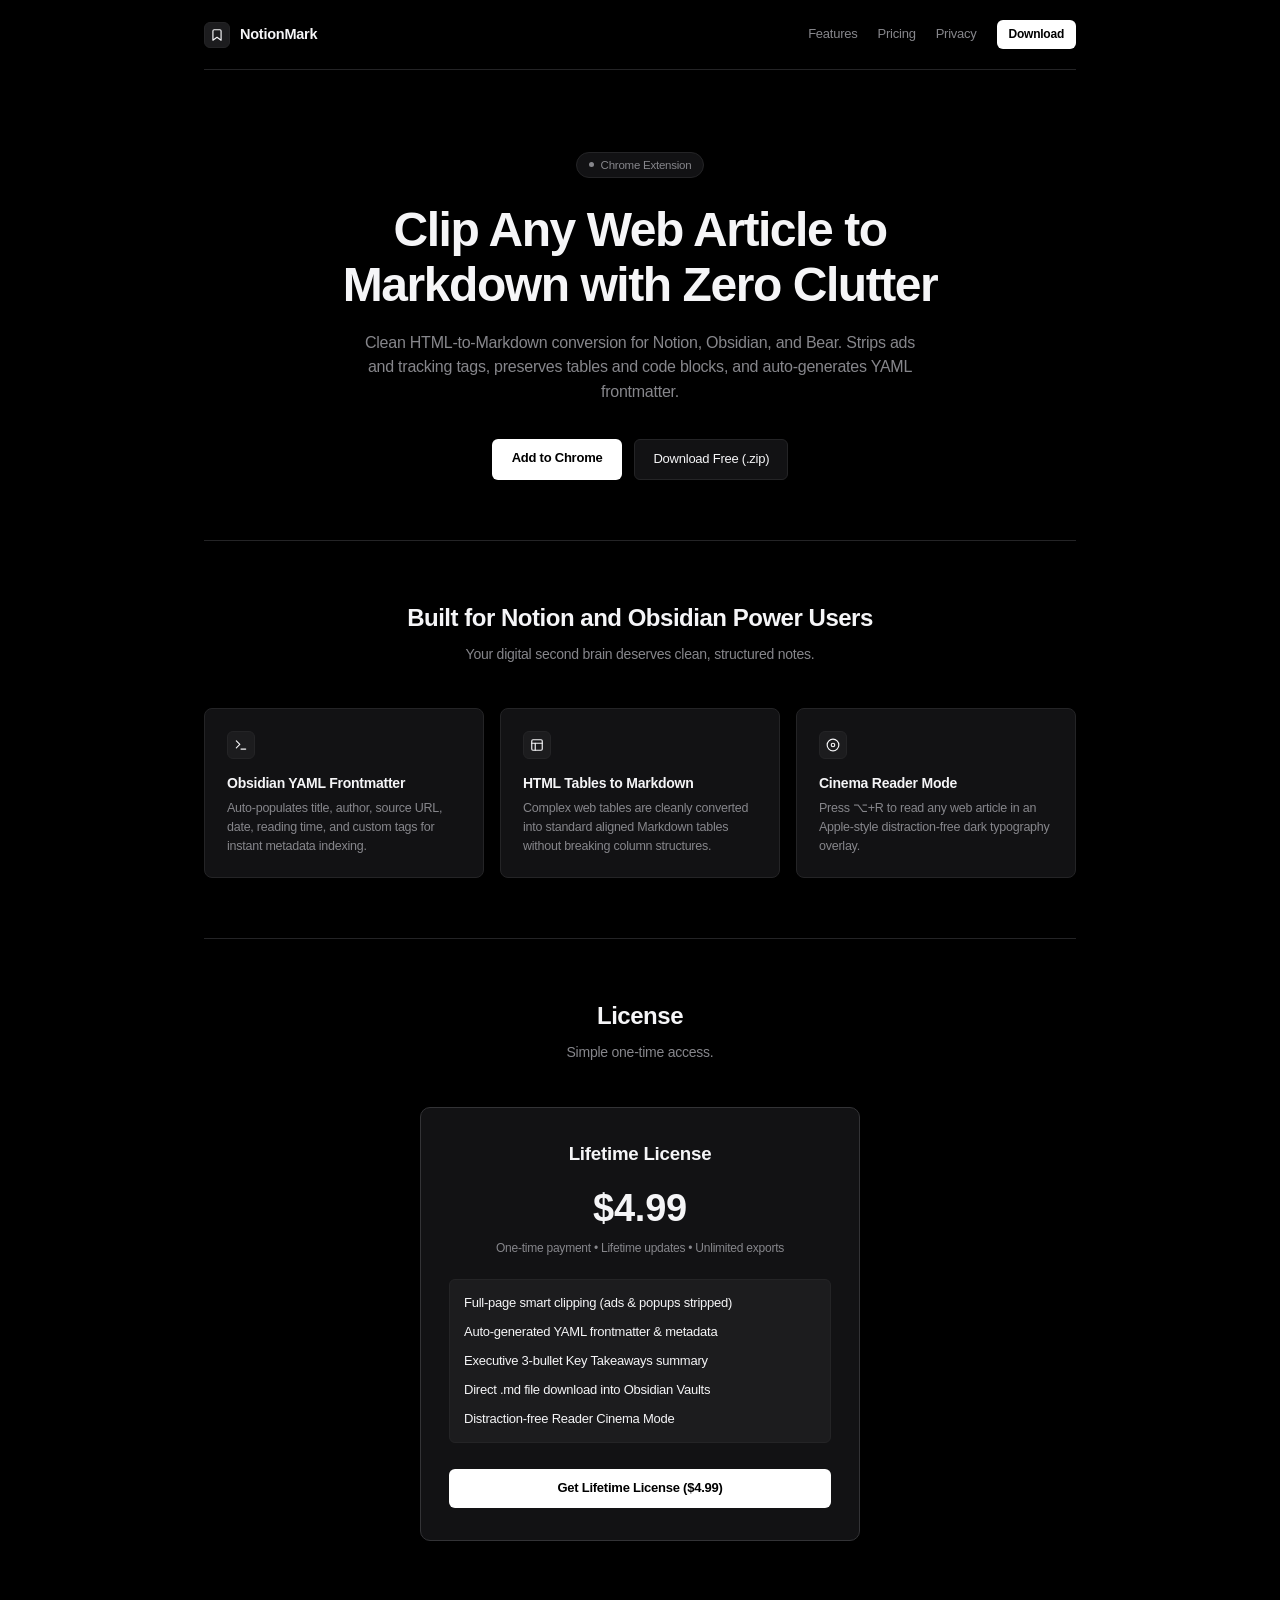
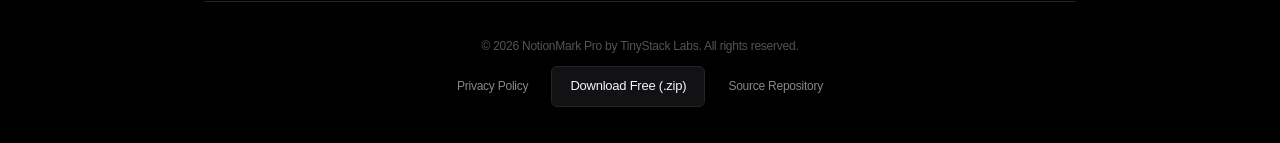
<file: index.html>
<!DOCTYPE html>
<html lang="en">
<head>
  <meta charset="UTF-8">
  <meta name="viewport" content="width=device-width, initial-scale=1.0">
  <title>NotionMark Pro — Smart Markdown Clipper for Notion & Obsidian</title>
  <meta name="description" content="Clip clean web articles, documentation, and tables to Markdown with YAML frontmatter and key takeaways. 100% private, on-device, and fast.">
  <link rel="icon" type="image/png" href="icons/icon48.png">
  <style>
    :root {
      --bg: #000000;
      --surface: #121214;
      --surface-elevated: #1c1c1e;
      --border: #242426;
      --border-medium: #333336;
      --text: #f5f5f7;
      --text-muted: #86868b;
      --text-dim: #545458;
    }
    * { box-sizing: border-box; margin: 0; padding: 0; -webkit-font-smoothing: antialiased; }
    body {
      background-color: var(--bg);
      color: var(--text);
      font-family: -apple-system, BlinkMacSystemFont, "SF Pro Text", "SF Pro Display", "Helvetica Neue", sans-serif;
      line-height: 1.45;
      letter-spacing: -0.015em;
    }
    .container {
      max-width: 920px;
      margin: 0 auto;
      padding: 0 24px;
    }

    header {
      padding: 20px 0;
      border-bottom: 1px solid var(--border);
    }
    nav {
      display: flex;
      justify-content: space-between;
      align-items: center;
    }
    .brand {
      display: flex;
      align-items: center;
      gap: 10px;
      text-decoration: none;
      color: var(--text);
      font-weight: 600;
      font-size: 14.5px;
    }
    .brand-mark {
      width: 26px;
      height: 26px;
      background: var(--surface-elevated);
      border: 1px solid var(--border);
      border-radius: 6px;
      display: flex;
      align-items: center;
      justify-content: center;
      color: var(--text);
    }
    .nav-links {
      display: flex;
      align-items: center;
      gap: 20px;
    }
    .nav-link {
      color: var(--text-muted);
      text-decoration: none;
      font-size: 13px;
      transition: color 0.15s ease;
    }
    .nav-link:hover { color: var(--text); }
    .btn-nav {
      background: #ffffff;
      color: #000000;
      font-weight: 600;
      font-size: 12px;
      padding: 6px 12px;
      border-radius: 6px;
      text-decoration: none;
    }

    .hero {
      padding: 80px 0 60px 0;
      text-align: center;
    }
    .pill {
      display: inline-flex;
      align-items: center;
      gap: 7px;
      background: var(--surface);
      border: 1px solid var(--border);
      color: var(--text-muted);
      font-size: 11.5px;
      font-weight: 500;
      padding: 4px 12px;
      border-radius: 980px;
      margin-bottom: 24px;
    }
    .pill-dot { width: 5px; height: 5px; background: var(--text-muted); border-radius: 50%; }
    .hero h1 {
      font-size: clamp(32px, 5vw, 48px);
      font-weight: 700;
      letter-spacing: -0.03em;
      line-height: 1.15;
      margin-bottom: 18px;
      max-width: 720px;
      margin-left: auto;
      margin-right: auto;
    }
    .hero p {
      font-size: 16px;
      color: var(--text-muted);
      max-width: 580px;
      margin: 0 auto 34px auto;
      line-height: 1.55;
    }
    .hero-actions {
      display: flex;
      justify-content: center;
      gap: 12px;
    }
    .btn-primary {
      background: #ffffff;
      color: #000000;
      padding: 10px 20px;
      border-radius: 6px;
      font-size: 13px;
      font-weight: 600;
      text-decoration: none;
    }
    .btn-secondary {
      background: var(--surface);
      color: var(--text);
      border: 1px solid var(--border);
      padding: 10px 18px;
      border-radius: 6px;
      font-size: 13px;
      font-weight: 500;
      text-decoration: none;
    }

    .features {
      padding: 60px 0;
      border-top: 1px solid var(--border);
    }
    .section-head {
      text-align: center;
      margin-bottom: 44px;
    }
    .section-head h2 {
      font-size: 24px;
      font-weight: 600;
      letter-spacing: -0.02em;
      margin-bottom: 8px;
    }
    .section-head p {
      color: var(--text-muted);
      font-size: 14px;
    }
    .grid {
      display: grid;
      grid-template-columns: repeat(auto-fit, minmax(260px, 1fr));
      gap: 16px;
    }
    .card {
      background: var(--surface);
      border: 1px solid var(--border);
      border-radius: 8px;
      padding: 22px;
    }
    .card-icon-box {
      width: 28px;
      height: 28px;
      background: var(--surface-elevated);
      border: 1px solid var(--border);
      border-radius: 6px;
      display: flex;
      align-items: center;
      justify-content: center;
      margin-bottom: 14px;
      color: var(--text);
    }
    .card h3 {
      font-size: 14px;
      font-weight: 600;
      margin-bottom: 6px;
    }
    .card p {
      font-size: 12.5px;
      color: var(--text-muted);
      line-height: 1.5;
    }

    .pricing {
      padding: 60px 0;
      border-top: 1px solid var(--border);
    }
    .pricing-card {
      max-width: 440px;
      margin: 0 auto;
      background: var(--surface);
      border: 1px solid var(--border-medium);
      border-radius: 10px;
      padding: 32px 28px;
      text-align: center;
    }
    .price-amount {
      font-size: 38px;
      font-weight: 700;
      color: var(--text);
      margin: 14px 0 4px 0;
    }
    .price-sub {
      color: var(--text-muted);
      font-size: 12px;
      margin-bottom: 22px;
    }
    .pricing-list {
      list-style: none;
      text-align: left;
      font-size: 13px;
      color: var(--text-muted);
      display: flex;
      flex-direction: column;
      gap: 10px;
      margin-bottom: 26px;
      padding: 14px;
      background: var(--surface-elevated);
      border-radius: 6px;
      border: 1px solid var(--border);
    }
    .pricing-list li { display: flex; align-items: center; gap: 8px; color: var(--text); }

    footer {
      padding: 36px 0;
      border-top: 1px solid var(--border);
      text-align: center;
      color: var(--text-dim);
      font-size: 12px;
    }
    footer a { color: var(--text-muted); text-decoration: none; margin: 0 10px; }
  </style>
</head>
<body>
  <div class="container">
    <header>
      <nav>
        <a href="#" class="brand">
          <div class="brand-mark">
            <svg width="14" height="14" viewBox="0 0 24 24" fill="none" stroke="currentColor" stroke-width="2" stroke-linecap="round" stroke-linejoin="round">
              <path d="M19 21l-7-5-7 5V5a2 2 0 0 1 2-2h10a2 2 0 0 1 2 2z"/>
            </svg>
          </div>
          <span>NotionMark</span>
        </a>
        <div class="nav-links">
          <a href="#features" class="nav-link">Features</a>
          <a href="#pricing" class="nav-link">Pricing</a>
          <a href="privacy.html" class="nav-link">Privacy</a>
          <a href="#pricing" class="btn-nav">Download</a>
        </div>
      </nav>
    </header>

    <section class="hero">
      <div class="pill">
        <span class="pill-dot"></span>
        <span>Chrome Extension</span>
      </div>
      <h1>Clip Any Web Article to Markdown with Zero Clutter</h1>
      <p>Clean HTML-to-Markdown conversion for Notion, Obsidian, and Bear. Strips ads and tracking tags, preserves tables and code blocks, and auto-generates YAML frontmatter.</p>
      <div class="hero-actions">
        <a href="#pricing" class="btn-primary">Add to Chrome</a>
        <a href="https://github.com/joshuajaimon7/notionmark-pro/releases/latest/download/04-notionmark-pro.zip" class="btn-secondary" style="display:inline-flex;align-items:center;gap:6px;">Download Free (.zip)</a>
      </div>
    </section>

    <section class="features" id="features">
      <div class="section-head">
        <h2>Built for Notion and Obsidian Power Users</h2>
        <p>Your digital second brain deserves clean, structured notes.</p>
      </div>
      <div class="grid">
        <div class="card">
          <div class="card-icon-box">
            <svg width="14" height="14" viewBox="0 0 24 24" fill="none" stroke="currentColor" stroke-width="2" stroke-linecap="round" stroke-linejoin="round">
              <polyline points="4 17 10 11 4 5"/>
              <line x1="12" y1="19" x2="20" y2="19"/>
            </svg>
          </div>
          <h3>Obsidian YAML Frontmatter</h3>
          <p>Auto-populates title, author, source URL, date, reading time, and custom tags for instant metadata indexing.</p>
        </div>
        <div class="card">
          <div class="card-icon-box">
            <svg width="14" height="14" viewBox="0 0 24 24" fill="none" stroke="currentColor" stroke-width="2" stroke-linecap="round" stroke-linejoin="round">
              <rect x="3" y="3" width="18" height="18" rx="2"/>
              <path d="M3 9h18"/>
              <path d="M9 21V9"/>
            </svg>
          </div>
          <h3>HTML Tables to Markdown</h3>
          <p>Complex web tables are cleanly converted into standard aligned Markdown tables without breaking column structures.</p>
        </div>
        <div class="card">
          <div class="card-icon-box">
            <svg width="14" height="14" viewBox="0 0 24 24" fill="none" stroke="currentColor" stroke-width="2" stroke-linecap="round" stroke-linejoin="round">
              <circle cx="12" cy="12" r="10"/>
              <circle cx="12" cy="12" r="3"/>
            </svg>
          </div>
          <h3>Cinema Reader Mode</h3>
          <p>Press ⌥+R to read any web article in an Apple-style distraction-free dark typography overlay.</p>
        </div>
      </div>
    </section>

    <section class="pricing" id="pricing">
      <div class="section-head">
        <h2>License</h2>
        <p>Simple one-time access.</p>
      </div>
      <div class="pricing-card">
        <h3>Lifetime License</h3>
        <div class="price-amount">$4.99</div>
        <p class="price-sub">One-time payment • Lifetime updates • Unlimited exports</p>
        <ul class="pricing-list">
          <li>Full-page smart clipping (ads & popups stripped)</li>
          <li>Auto-generated YAML frontmatter & metadata</li>
          <li>Executive 3-bullet Key Takeaways summary</li>
          <li>Direct .md file download into Obsidian Vaults</li>
          <li>Distraction-free Reader Cinema Mode</li>
        </ul>
        <a href="https://micro-software-lab.lemonsqueezy.com/checkout/buy/3398b4ef-ca82-4a92-9bd9-af5bf314304c" class="btn-primary" style="display: block; width: 100%; text-align: center;">Get Lifetime License ($4.99)</a>
      </div>
    </section>

    <footer>
      <p>&copy; 2026 NotionMark Pro by TinyStack Labs. All rights reserved.</p>
      <div style="margin-top: 10px;">
        <a href="privacy.html">Privacy Policy</a>
        <a href="https://github.com/joshuajaimon7/notionmark-pro/releases/latest/download/04-notionmark-pro.zip" class="btn-secondary" style="display:inline-flex;align-items:center;gap:6px;">Download Free (.zip)</a>
        <a href="https://github.com/joshuajaimon7/notionmark-pro">Source Repository</a>
      </div>
    </footer>
  </div>
</body>
</html>
</file>
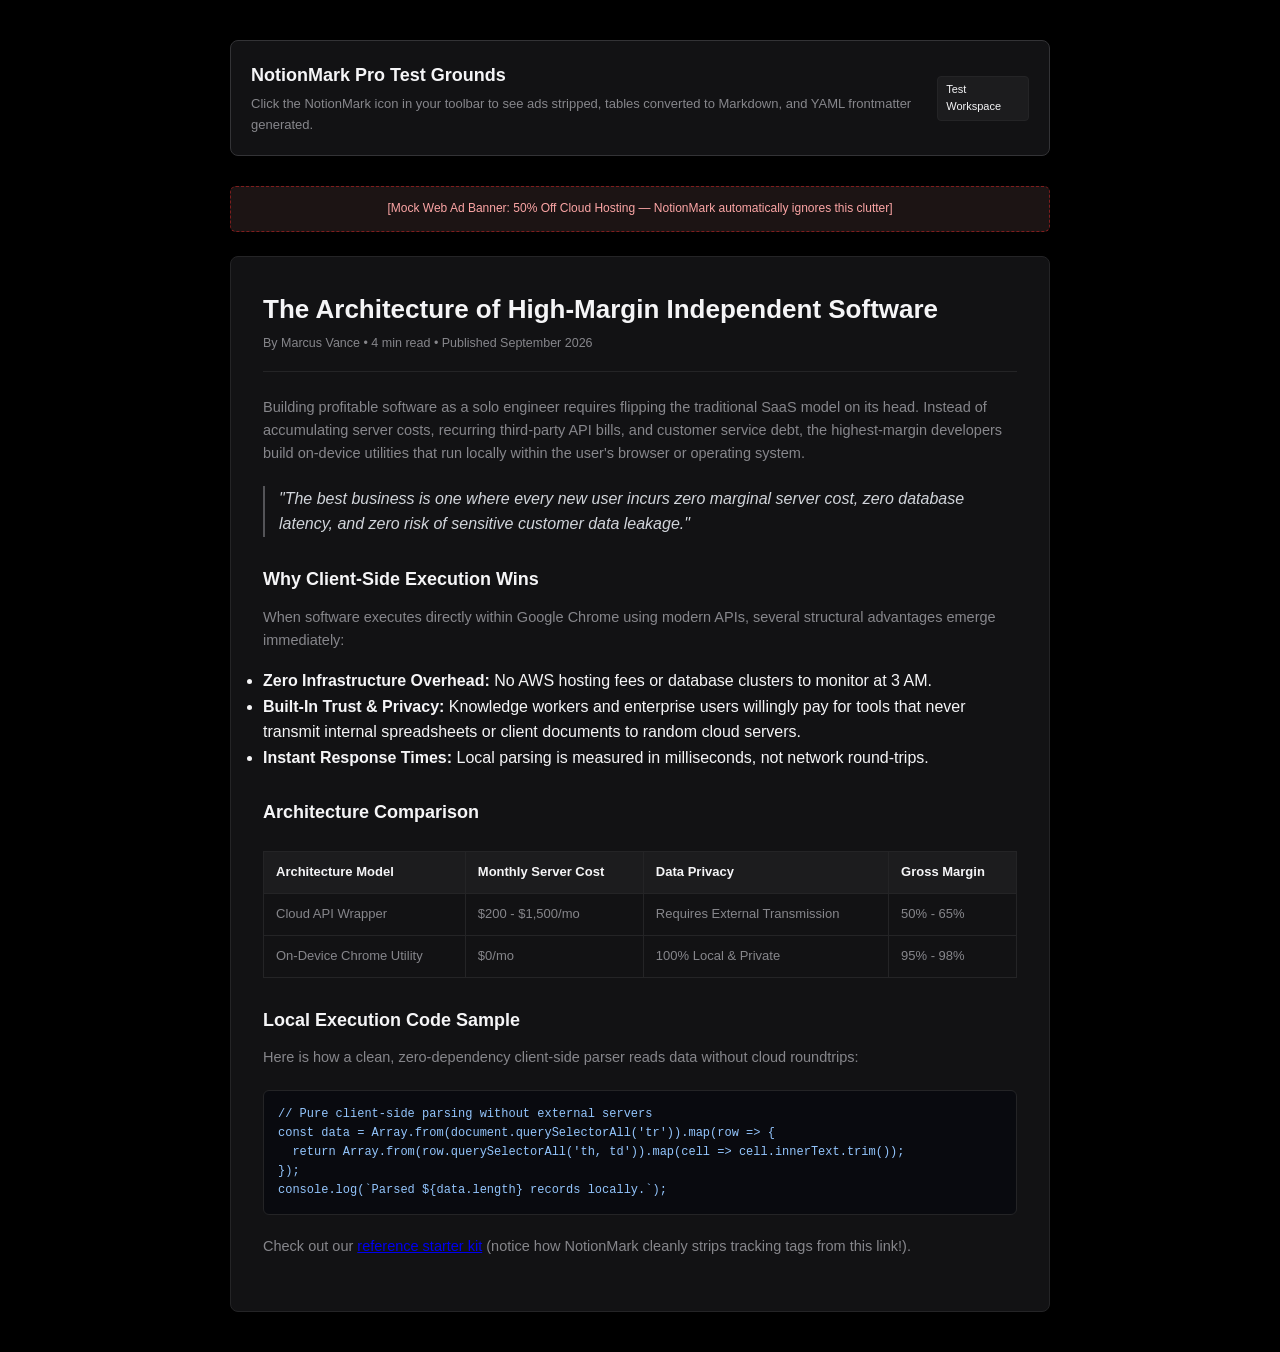
<file: demo-test.html>
<!DOCTYPE html>
<html lang="en">
<head>
  <meta charset="UTF-8">
  <meta name="viewport" content="width=device-width, initial-scale=1.0">
  <title>NotionMark Pro - Test Grounds (Article & Documentation Simulation)</title>
  <style>
    :root {
      --bg: #000000;
      --surface: #121214;
      --surface-elevated: #1c1c1e;
      --border: #242426;
      --border-medium: #333336;
      --text: #f5f5f7;
      --text-muted: #86868b;
      --text-dim: #545458;
    }
    * { box-sizing: border-box; margin: 0; padding: 0; -webkit-font-smoothing: antialiased; }
    body {
      background-color: var(--bg);
      color: var(--text);
      font-family: -apple-system, BlinkMacSystemFont, "SF Pro Text", "Helvetica Neue", sans-serif;
      padding: 40px 20px;
      line-height: 1.6;
    }
    .container {
      max-width: 820px;
      margin: 0 auto;
    }

    .header-banner {
      background: var(--surface);
      border: 1px solid var(--border-medium);
      border-radius: 8px;
      padding: 20px;
      margin-bottom: 30px;
      display: flex;
      justify-content: space-between;
      align-items: center;
    }
    .header-banner h1 {
      font-size: 18px;
      font-weight: 600;
      color: var(--text);
      margin-bottom: 4px;
    }
    .header-banner p {
      color: var(--text-muted);
      font-size: 13px;
    }
    .badge-test {
      background: var(--surface-elevated);
      border: 1px solid var(--border);
      color: var(--text-secondary);
      font-size: 11px;
      padding: 4px 8px;
      border-radius: 4px;
    }

    /* Mock Ad Banners (NotionMark will strip these automatically) */
    .mock-ad {
      background: #1c1414;
      border: 1px dashed #7f1d1d;
      color: #fca5a5;
      padding: 12px;
      text-align: center;
      font-size: 12px;
      border-radius: 6px;
      margin-bottom: 24px;
    }

    /* Article Body */
    article {
      background: var(--surface);
      border: 1px solid var(--border);
      border-radius: 8px;
      padding: 36px 32px;
    }
    .article-header {
      margin-bottom: 24px;
      border-bottom: 1px solid var(--border);
      padding-bottom: 18px;
    }
    .article-header h1 {
      font-size: 26px;
      font-weight: 700;
      color: var(--text);
      margin-bottom: 8px;
      line-height: 1.25;
    }
    .byline {
      font-size: 12.5px;
      color: var(--text-muted);
    }

    article h2 {
      font-size: 18px;
      font-weight: 600;
      color: var(--text);
      margin: 28px 0 12px 0;
    }
    article p {
      font-size: 14.5px;
      color: var(--text-muted);
      margin-bottom: 16px;
    }
    article blockquote {
      border-left: 2px solid #545458;
      padding-left: 14px;
      color: #d1d5db;
      font-style: italic;
      margin: 20px 0;
    }
    pre {
      background: #090a0f;
      border: 1px solid var(--border);
      border-radius: 6px;
      padding: 14px;
      overflow-x: auto;
      margin: 20px 0;
      font-family: "SF Mono", Menlo, monospace;
      font-size: 12px;
      color: #93c5fd;
    }
    table {
      width: 100%;
      border-collapse: collapse;
      margin: 24px 0;
      font-size: 13px;
    }
    th {
      background: var(--surface-elevated);
      color: var(--text);
      text-align: left;
      padding: 10px 12px;
      border: 1px solid var(--border);
    }
    td {
      padding: 10px 12px;
      border: 1px solid var(--border);
      color: var(--text-muted);
    }
  </style>
</head>
<body>
  <div class="container">
    <div class="header-banner">
      <div>
        <h1>NotionMark Pro Test Grounds</h1>
        <p>Click the NotionMark icon in your toolbar to see ads stripped, tables converted to Markdown, and YAML frontmatter generated.</p>
      </div>
      <span class="badge-test">Test Workspace</span>
    </div>

    <!-- Mock Ad (Will be stripped) -->
    <div class="mock-ad ad advertisement">
      [Mock Web Ad Banner: 50% Off Cloud Hosting — NotionMark automatically ignores this clutter]
    </div>

    <!-- Main Article -->
    <article>
      <div class="article-header">
        <h1>The Architecture of High-Margin Independent Software</h1>
        <div class="byline">By Marcus Vance • 4 min read • Published September 2026</div>
      </div>

      <p>Building profitable software as a solo engineer requires flipping the traditional SaaS model on its head. Instead of accumulating server costs, recurring third-party API bills, and customer service debt, the highest-margin developers build on-device utilities that run locally within the user's browser or operating system.</p>

      <blockquote>
        "The best business is one where every new user incurs zero marginal server cost, zero database latency, and zero risk of sensitive customer data leakage."
      </blockquote>

      <h2>Why Client-Side Execution Wins</h2>
      <p>When software executes directly within Google Chrome using modern APIs, several structural advantages emerge immediately:</p>
      <ul>
        <li><strong>Zero Infrastructure Overhead:</strong> No AWS hosting fees or database clusters to monitor at 3 AM.</li>
        <li><strong>Built-In Trust & Privacy:</strong> Knowledge workers and enterprise users willingly pay for tools that never transmit internal spreadsheets or client documents to random cloud servers.</li>
        <li><strong>Instant Response Times:</strong> Local parsing is measured in milliseconds, not network round-trips.</li>
      </ul>

      <h2>Architecture Comparison</h2>
      <table>
        <thead>
          <tr>
            <th>Architecture Model</th>
            <th>Monthly Server Cost</th>
            <th>Data Privacy</th>
            <th>Gross Margin</th>
          </tr>
        </thead>
        <tbody>
          <tr>
            <td>Cloud API Wrapper</td>
            <td>$200 - $1,500/mo</td>
            <td>Requires External Transmission</td>
            <td>50% - 65%</td>
          </tr>
          <tr>
            <td>On-Device Chrome Utility</td>
            <td>$0/mo</td>
            <td>100% Local & Private</td>
            <td>95% - 98%</td>
          </tr>
        </tbody>
      </table>

      <h2>Local Execution Code Sample</h2>
      <p>Here is how a clean, zero-dependency client-side parser reads data without cloud roundtrips:</p>
      <pre><code class="language-javascript">// Pure client-side parsing without external servers
const data = Array.from(document.querySelectorAll('tr')).map(row => {
  return Array.from(row.querySelectorAll('th, td')).map(cell => cell.innerText.trim());
});
console.log(`Parsed ${data.length} records locally.`);</code></pre>

      <p>Check out our <a href="https://example.com/starter-kit?utm_source=newsletter&utm_medium=promo&ref=tracking123">reference starter kit</a> (notice how NotionMark cleanly strips tracking tags from this link!).</p>
    </article>
  </div>

  <link rel="stylesheet" href="content.css">
  <script src="content.js"></script>
</body>
</html>
</file>
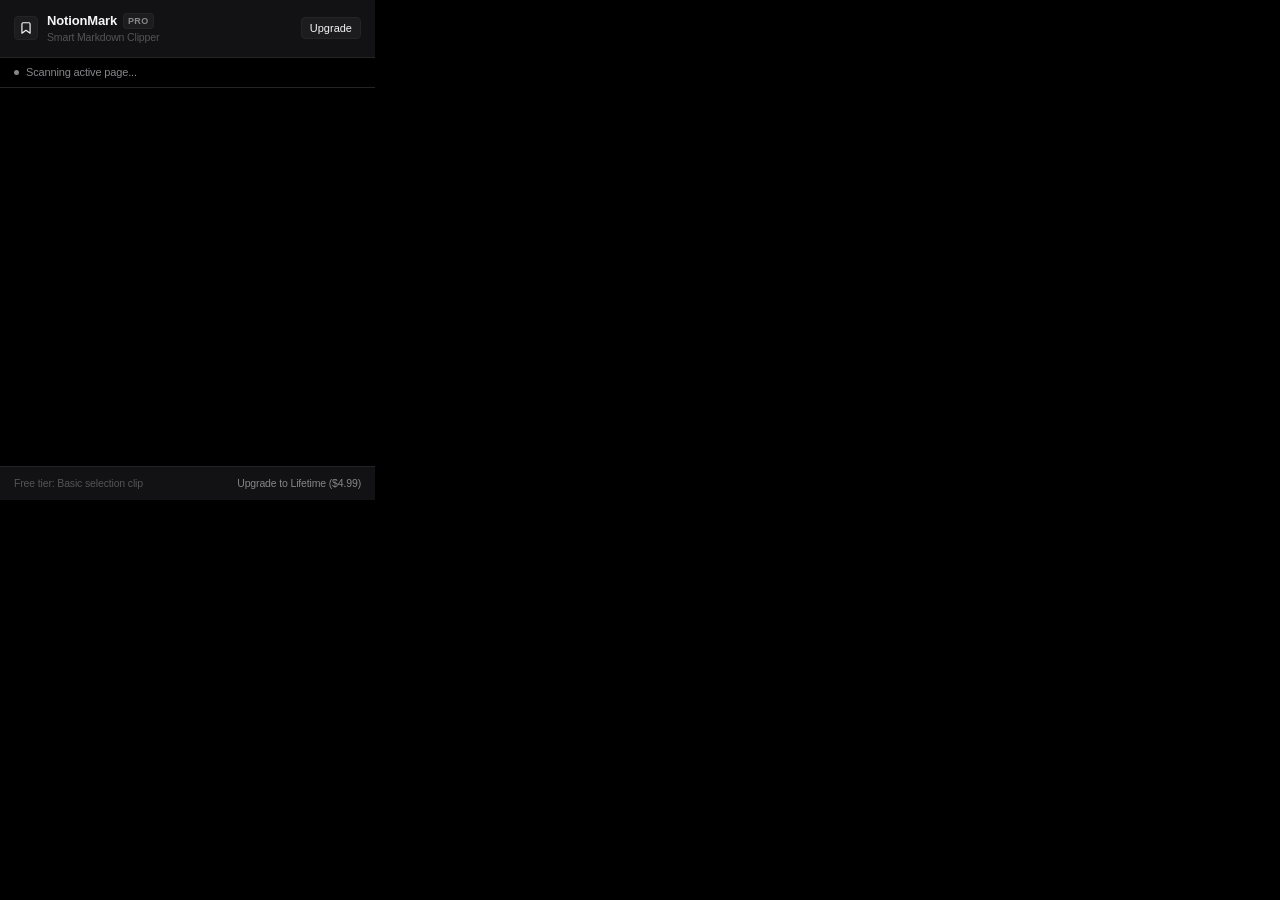
<file: popup.html>
<!DOCTYPE html>
<html lang="en">
<head>
  <meta charset="UTF-8">
  <meta name="viewport" content="width=device-width, initial-scale=1.0">
  <title>NotionMark Pro</title>
  <link rel="stylesheet" href="popup.css">
</head>
<body>
  <div class="app-container">
    <!-- Header -->
    <header class="app-header">
      <div class="brand">
        <div class="logo-mark">
          <svg width="14" height="14" viewBox="0 0 24 24" fill="none" stroke="currentColor" stroke-width="2" stroke-linecap="round" stroke-linejoin="round">
            <path d="M19 21l-7-5-7 5V5a2 2 0 0 1 2-2h10a2 2 0 0 1 2 2z"/>
          </svg>
        </div>
        <div>
          <div class="brand-title">
            <span>NotionMark</span>
            <span class="badge-pro" id="proHeaderBadge">PRO</span>
          </div>
          <div class="brand-sub">Smart Markdown Clipper</div>
        </div>
      </div>
      <button class="upgrade-btn" id="upgradeBtn">Upgrade</button>
    </header>

    <!-- Status Bar -->
    <div class="status-bar" id="statusBar">
      <div class="status-indicator"></div>
      <span id="statusText">Scanning active page...</span>
    </div>

    <!-- Main Content -->
    <main class="main-content">
      <!-- Empty State -->
      <div class="empty-state" id="emptyState" style="display: none;">
        <div class="empty-icon-box">
          <svg width="22" height="22" viewBox="0 0 24 24" fill="none" stroke="currentColor" stroke-width="1.75" stroke-linecap="round" stroke-linejoin="round">
            <circle cx="11" cy="11" r="8"/>
            <line x1="21" y1="21" x2="16.65" y2="16.65"/>
          </svg>
        </div>
        <h3>No Article Detected</h3>
        <p>Open any blog post, documentation page, or our test grounds to clip to Markdown.</p>
        <button class="primary-btn" id="openDemoBtn">Open Test Grounds</button>
      </div>

      <!-- Article View -->
      <div class="article-view" id="articleView" style="display: none;">
        <!-- Article Card -->
        <div class="article-card">
          <div class="article-title" id="articleTitle">Article Title</div>
          <div class="article-meta">
            <span id="articleAuthor">Author</span>
            <span class="meta-dot">•</span>
            <span id="articleReadingTime">3 min read</span>
            <span class="meta-dot">•</span>
            <span id="articleWordCount">0 words</span>
          </div>
        </div>

        <!-- Options Toggles -->
        <div class="options-bar">
          <label class="toggle-label">
            <input type="checkbox" id="toggleFrontmatter" checked>
            <span>YAML Frontmatter</span>
          </label>
          <label class="toggle-label">
            <input type="checkbox" id="toggleTakeaways" checked>
            <span>Key Takeaways</span>
          </label>
        </div>

        <!-- Markdown Preview Box -->
        <div class="preview-container">
          <div class="preview-header">
            <span class="preview-label">Clean Markdown Preview</span>
            <button class="cinema-mini-btn" id="cinemaBtn" title="Open distraction-free reader on page">
              <svg width="11" height="11" viewBox="0 0 24 24" fill="none" stroke="currentColor" stroke-width="2" stroke-linecap="round" stroke-linejoin="round">
                <circle cx="12" cy="12" r="10"/>
                <circle cx="12" cy="12" r="3"/>
              </svg>
              <span>Reader Mode</span>
            </button>
          </div>
          <textarea id="markdownOutput" class="markdown-textarea" rows="8" readonly></textarea>
        </div>

        <!-- Actions Grid -->
        <div class="action-grid">
          <button class="action-btn action-primary" id="copyMarkdownBtn">
            <svg width="13" height="13" viewBox="0 0 24 24" fill="none" stroke="currentColor" stroke-width="2" stroke-linecap="round" stroke-linejoin="round">
              <rect x="9" y="9" width="13" height="13" rx="2" ry="2"/>
              <path d="M5 15H4a2 2 0 0 1-2-2V4a2 2 0 0 1 2-2h9a2 2 0 0 1 2 2v1"/>
            </svg>
            <span>Copy Markdown</span>
          </button>
          <button class="action-btn action-secondary" id="downloadMdBtn" title="Save directly into your Obsidian Vault">
            <svg width="13" height="13" viewBox="0 0 24 24" fill="none" stroke="currentColor" stroke-width="2" stroke-linecap="round" stroke-linejoin="round">
              <path d="M21 15v4a2 2 0 0 1-2 2H5a2 2 0 0 1-2-2v-4"/>
              <polyline points="7 10 12 15 17 10"/>
              <line x1="12" y1="15" x2="12" y2="3"/>
            </svg>
            <span>Save .md</span>
          </button>
        </div>
      </div>
    </main>

    <!-- Footer -->
    <footer class="app-footer">
      <div class="pro-banner" id="footerBanner">
        <span>Free tier: Basic selection clip</span>
        <a href="#" id="proUpgradeLink" class="pro-link">Upgrade to Lifetime ($4.99)</a>
      </div>
    </footer>

    <!-- Upgrade Modal -->
    <div class="modal-backdrop" id="upgradeModal" style="display: none;">
      <div class="modal-box">
        <button class="modal-close" id="modalCloseBtn">&times;</button>
        <h2>NotionMark Pro</h2>
        <p class="modal-desc">Clip full web pages directly into Obsidian and Notion with auto-generated YAML frontmatter and key takeaways.</p>
        <ul class="modal-perks">
          <li>Full-page distraction-free clipping (ads stripped)</li>
          <li>Auto-generated YAML frontmatter & metadata</li>
          <li>Executive 3-bullet Key Takeaways summary</li>
          <li>Direct .md file download into Obsidian Vaults</li>
          <li>Distraction-free Reader Cinema Mode</li>
          <li>Lifetime license with future updates</li>
        </ul>
        <div class="price-tag">
          <span class="price-val">$4.99</span>
          <span class="price-period">one-time payment</span>
        </div>
        <button class="checkout-btn" id="startCheckoutBtn">Buy Lifetime License ($4.99)</button>

        <div class="license-box">
          <div class="license-title">Already purchased? Activate key:</div>
          <div class="license-input-row">
            <input type="text" id="licenseKeyInput" class="license-input" placeholder="Paste license key...">
            <button class="license-activate-btn" id="activateKeyBtn">Activate</button>
          </div>
          <div class="license-status" id="licenseStatus"></div>
        </div>
      </div>
    </div>
  </div>

  <script src="popup.js"></script>
</body>
</html>
</file>
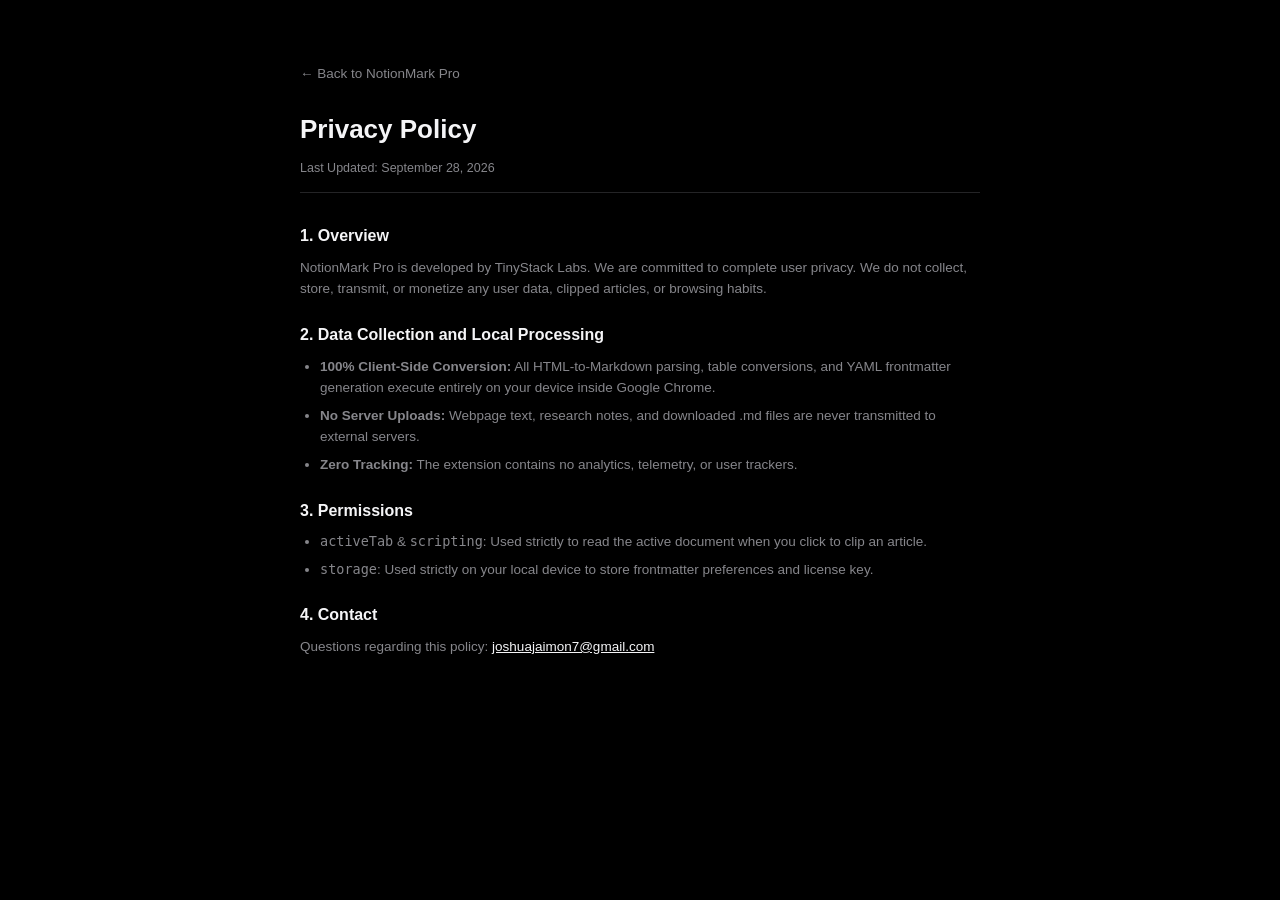
<file: privacy.html>
<!DOCTYPE html>
<html lang="en">
<head>
  <meta charset="UTF-8">
  <meta name="viewport" content="width=device-width, initial-scale=1.0">
  <title>Privacy Policy - NotionMark Pro</title>
  <style>
    :root {
      --bg: #000000;
      --surface: #121214;
      --border: #242426;
      --text: #f5f5f7;
      --text-muted: #86868b;
    }
    * { box-sizing: border-box; margin: 0; padding: 0; -webkit-font-smoothing: antialiased; }
    body {
      background-color: var(--bg);
      color: var(--text);
      font-family: -apple-system, BlinkMacSystemFont, "SF Pro Text", "Helvetica Neue", sans-serif;
      padding: 60px 20px;
      line-height: 1.6;
    }
    .container {
      max-width: 680px;
      margin: 0 auto;
    }
    .back-link {
      display: inline-block;
      margin-bottom: 24px;
      color: var(--text-muted);
      text-decoration: none;
      font-size: 13.5px;
    }
    h1 {
      font-size: 26px;
      font-weight: 700;
      margin-bottom: 8px;
    }
    .last-updated {
      color: var(--text-muted);
      font-size: 12.5px;
      margin-bottom: 30px;
      border-bottom: 1px solid var(--border);
      padding-bottom: 14px;
    }
    h2 {
      font-size: 16px;
      font-weight: 600;
      margin: 22px 0 8px 0;
      color: var(--text);
    }
    p {
      color: var(--text-muted);
      font-size: 13.5px;
      margin-bottom: 14px;
    }
    ul {
      color: var(--text-muted);
      font-size: 13.5px;
      margin-left: 20px;
      margin-bottom: 16px;
    }
    li { margin-bottom: 6px; }
  </style>
</head>
<body>
  <div class="container">
    <a href="index.html" class="back-link">← Back to NotionMark Pro</a>
    <h1>Privacy Policy</h1>
    <div class="last-updated">Last Updated: September 28, 2026</div>

    <h2>1. Overview</h2>
    <p>NotionMark Pro is developed by TinyStack Labs. We are committed to complete user privacy. We do not collect, store, transmit, or monetize any user data, clipped articles, or browsing habits.</p>

    <h2>2. Data Collection and Local Processing</h2>
    <ul>
      <li><strong>100% Client-Side Conversion:</strong> All HTML-to-Markdown parsing, table conversions, and YAML frontmatter generation execute entirely on your device inside Google Chrome.</li>
      <li><strong>No Server Uploads:</strong> Webpage text, research notes, and downloaded .md files are never transmitted to external servers.</li>
      <li><strong>Zero Tracking:</strong> The extension contains no analytics, telemetry, or user trackers.</li>
    </ul>

    <h2>3. Permissions</h2>
    <ul>
      <li><code>activeTab</code> & <code>scripting</code>: Used strictly to read the active document when you click to clip an article.</li>
      <li><code>storage</code>: Used strictly on your local device to store frontmatter preferences and license key.</li>
    </ul>

    <h2>4. Contact</h2>
    <p>Questions regarding this policy: <a href="mailto:joshuajaimon7@gmail.com" style="color: var(--text);">joshuajaimon7@gmail.com</a></p>
  </div>
</body>
</html>
</file>
<file: content.css>
/* NotionMark Pro - In-Page Overlay & Cinema Reader Styles */

#notionmark-pill {
  position: fixed;
  bottom: 24px;
  right: 24px;
  z-index: 2147483640;
  display: flex;
  align-items: center;
  gap: 8px;
  background: #121214;
  color: #f5f5f7;
  padding: 8px 12px;
  border-radius: 6px;
  font-family: -apple-system, BlinkMacSystemFont, "SF Pro Text", "Helvetica Neue", sans-serif;
  font-size: 11.5px;
  font-weight: 500;
  border: 1px solid #242426;
  box-shadow: 0 12px 28px -4px rgba(0, 0, 0, 0.7);
  user-select: none;
}

.notionmark-btn {
  background: #ffffff;
  color: #000000;
  border: none;
  padding: 4px 9px;
  border-radius: 4px;
  font-size: 11px;
  font-weight: 600;
  cursor: pointer;
  transition: opacity 0.15s ease;
}

.notionmark-btn:hover {
  opacity: 0.9;
}

#notionmark-toast {
  position: fixed;
  bottom: 24px;
  left: 24px;
  z-index: 2147483647;
  background: #121214;
  color: #f5f5f7;
  padding: 9px 14px;
  border-radius: 6px;
  font-family: -apple-system, BlinkMacSystemFont, "SF Pro Text", "Helvetica Neue", sans-serif;
  font-size: 11.5px;
  font-weight: 500;
  border: 1px solid #242426;
  box-shadow: 0 12px 28px -4px rgba(0, 0, 0, 0.7);
}

/* Cinema Reader Mode Overlay */
#notionmark-reader-overlay {
  position: fixed;
  inset: 0;
  z-index: 2147483645;
  background: #000000;
  color: #f5f5f7;
  overflow-y: auto;
  padding: 60px 20px;
  font-family: -apple-system, BlinkMacSystemFont, "SF Pro Text", "SF Pro Display", sans-serif;
  line-height: 1.7;
}

.notionmark-reader-content {
  max-width: 680px;
  margin: 0 auto;
  font-size: 16px;
}

.notionmark-reader-bar {
  display: flex;
  justify-content: space-between;
  align-items: center;
  margin-bottom: 40px;
  padding-bottom: 16px;
  border-bottom: 1px solid #242426;
}

.notionmark-reader-close {
  background: #1c1c1e;
  color: #f5f5f7;
  border: 1px solid #242426;
  padding: 6px 14px;
  border-radius: 6px;
  font-size: 12px;
  font-weight: 600;
  cursor: pointer;
}

.notionmark-reader-actions {
  display: flex;
  gap: 8px;
}

.notionmark-reader-action-btn {
  background: #ffffff;
  color: #000000;
  border: none;
  padding: 6px 12px;
  border-radius: 6px;
  font-size: 12px;
  font-weight: 600;
  cursor: pointer;
}
</file>
<file: popup.css>
/* NotionMark Pro - Apple Minimalist Dark Styling */

:root {
  --bg-app: #000000;
  --bg-surface: #121214;
  --bg-surface-elevated: #1c1c1e;
  --bg-surface-hover: #262629;
  
  --border-subtle: #242426;
  --border-medium: #333336;
  
  --text-primary: #f5f5f7;
  --text-secondary: #86868b;
  --text-tertiary: #545458;
  
  --btn-primary-bg: #ffffff;
  --btn-primary-text: #000000;
  
  --radius-xs: 4px;
  --radius-sm: 6px;
  --radius-md: 8px;
}

* {
  box-sizing: border-box;
  margin: 0;
  padding: 0;
  -webkit-font-smoothing: antialiased;
}

body {
  width: 375px;
  min-height: 500px;
  background-color: var(--bg-app);
  color: var(--text-primary);
  font-family: -apple-system, BlinkMacSystemFont, "SF Pro Text", "SF Pro Display", "Helvetica Neue", sans-serif;
  font-size: 12.5px;
  line-height: 1.4;
  letter-spacing: -0.012em;
}

.app-container {
  display: flex;
  flex-direction: column;
  min-height: 500px;
}

/* Header */
.app-header {
  display: flex;
  justify-content: space-between;
  align-items: center;
  padding: 12px 14px;
  background: var(--bg-surface);
  border-bottom: 1px solid var(--border-subtle);
}

.brand {
  display: flex;
  align-items: center;
  gap: 9px;
}

.logo-mark {
  width: 24px;
  height: 24px;
  background: var(--bg-surface-elevated);
  border: 1px solid var(--border-subtle);
  border-radius: var(--radius-xs);
  display: flex;
  align-items: center;
  justify-content: center;
  color: var(--text-primary);
}

.brand-title {
  font-size: 13px;
  font-weight: 600;
  display: flex;
  align-items: center;
  gap: 6px;
  color: var(--text-primary);
}

.badge-pro {
  background: var(--bg-surface-elevated);
  color: var(--text-secondary);
  border: 1px solid var(--border-subtle);
  font-size: 9px;
  font-weight: 600;
  padding: 1px 4px;
  border-radius: 3px;
  letter-spacing: 0.04em;
}

.brand-sub {
  font-size: 10.5px;
  color: var(--text-tertiary);
}

.upgrade-btn {
  background: var(--bg-surface-elevated);
  color: var(--text-primary);
  border: 1px solid var(--border-subtle);
  font-size: 11px;
  font-weight: 500;
  padding: 4px 8px;
  border-radius: var(--radius-xs);
  cursor: pointer;
  transition: background 0.15s ease;
}

.upgrade-btn:hover {
  background: var(--bg-surface-hover);
  border-color: var(--border-medium);
}

/* Status Bar */
.status-bar {
  display: flex;
  align-items: center;
  gap: 7px;
  padding: 7px 14px;
  background: var(--bg-app);
  border-bottom: 1px solid var(--border-subtle);
  font-size: 11px;
  color: var(--text-secondary);
}

.status-indicator {
  width: 5px;
  height: 5px;
  background-color: var(--text-secondary);
  border-radius: 50%;
}

/* Main Content */
.main-content {
  flex: 1;
  padding: 12px 14px;
  display: flex;
  flex-direction: column;
}

/* Empty State */
.empty-state {
  text-align: center;
  padding: 48px 12px;
  margin: auto;
}

.empty-icon-box {
  width: 38px;
  height: 38px;
  background: var(--bg-surface);
  border: 1px solid var(--border-subtle);
  border-radius: var(--radius-sm);
  display: flex;
  align-items: center;
  justify-content: center;
  margin: 0 auto 12px auto;
  color: var(--text-secondary);
}

.empty-state h3 {
  font-size: 13.5px;
  font-weight: 600;
  color: var(--text-primary);
  margin-bottom: 4px;
}

.empty-state p {
  color: var(--text-secondary);
  font-size: 11.5px;
  margin-bottom: 16px;
  line-height: 1.45;
  max-width: 250px;
  margin-left: auto;
  margin-right: auto;
}

.primary-btn {
  background: var(--btn-primary-bg);
  color: var(--btn-primary-text);
  border: none;
  font-size: 11.5px;
  font-weight: 600;
  padding: 7px 13px;
  border-radius: var(--radius-sm);
  cursor: pointer;
}

/* Article View */
.article-view {
  display: flex;
  flex-direction: column;
  gap: 9px;
}

.article-card {
  background: var(--bg-surface);
  border: 1px solid var(--border-subtle);
  border-radius: var(--radius-sm);
  padding: 8px 10px;
}

.article-title {
  font-size: 12px;
  font-weight: 600;
  color: var(--text-primary);
  white-space: nowrap;
  overflow: hidden;
  text-overflow: ellipsis;
  margin-bottom: 3px;
}

.article-meta {
  font-size: 10.5px;
  color: var(--text-tertiary);
  display: flex;
  align-items: center;
  gap: 6px;
}

.meta-dot { opacity: 0.5; }

/* Options Bar */
.options-bar {
  display: flex;
  gap: 12px;
  background: var(--bg-surface);
  border: 1px solid var(--border-subtle);
  border-radius: var(--radius-xs);
  padding: 6px 10px;
}

.toggle-label {
  display: flex;
  align-items: center;
  gap: 5px;
  font-size: 10.5px;
  color: var(--text-secondary);
  cursor: pointer;
}

.toggle-label input {
  accent-color: var(--text-primary);
  cursor: pointer;
}

/* Preview Container */
.preview-container {
  background: var(--bg-surface);
  border: 1px solid var(--border-subtle);
  border-radius: var(--radius-sm);
  overflow: hidden;
  display: flex;
  flex-direction: column;
}

.preview-header {
  display: flex;
  justify-content: space-between;
  align-items: center;
  padding: 6px 10px;
  background: var(--bg-surface-elevated);
  border-bottom: 1px solid var(--border-subtle);
}

.preview-label {
  font-size: 10px;
  font-weight: 500;
  color: var(--text-tertiary);
  text-transform: uppercase;
  letter-spacing: 0.04em;
}

.cinema-mini-btn {
  background: var(--bg-surface);
  color: var(--text-secondary);
  border: 1px solid var(--border-subtle);
  font-size: 10px;
  font-weight: 500;
  padding: 2px 7px;
  border-radius: 3px;
  cursor: pointer;
  display: inline-flex;
  align-items: center;
  gap: 4px;
}

.cinema-mini-btn:hover {
  color: var(--text-primary);
  border-color: var(--border-medium);
}

.markdown-textarea {
  width: 100%;
  background: var(--bg-surface);
  color: var(--text-primary);
  border: none;
  padding: 10px;
  font-family: "SF Mono", Menlo, Monaco, Consolas, monospace;
  font-size: 11px;
  line-height: 1.5;
  resize: vertical;
  min-height: 150px;
  outline: none;
}

/* Actions Grid */
.action-grid {
  display: grid;
  grid-template-columns: 1.4fr 1fr;
  gap: 7px;
  margin-top: 2px;
}

.action-btn {
  display: flex;
  align-items: center;
  justify-content: center;
  gap: 5px;
  padding: 7px 8px;
  border-radius: var(--radius-xs);
  font-size: 11px;
  font-weight: 500;
  cursor: pointer;
  border: none;
  transition: all 0.15s ease;
}

.action-primary {
  background: var(--btn-primary-bg);
  color: var(--btn-primary-text);
  font-weight: 600;
}

.action-primary:hover {
  opacity: 0.92;
}

.action-secondary {
  background: var(--bg-surface-elevated);
  color: var(--text-primary);
  border: 1px solid var(--border-subtle);
}

.action-secondary:hover {
  background: var(--bg-surface-hover);
  border-color: var(--border-medium);
}

/* Footer Banner */
.app-footer {
  padding: 9px 14px;
  background: var(--bg-surface);
  border-top: 1px solid var(--border-subtle);
}

.pro-banner {
  display: flex;
  justify-content: space-between;
  align-items: center;
  font-size: 10.5px;
  color: var(--text-tertiary);
}

.pro-link {
  color: var(--text-secondary);
  text-decoration: none;
  font-weight: 500;
}

.pro-link:hover {
  color: var(--text-primary);
}

/* Modals */
.modal-backdrop {
  position: fixed;
  inset: 0;
  background: rgba(0, 0, 0, 0.82);
  backdrop-filter: blur(8px);
  display: flex;
  align-items: center;
  justify-content: center;
  padding: 16px;
  z-index: 1000;
}

.modal-box {
  background: var(--bg-surface);
  border: 1px solid var(--border-medium);
  border-radius: var(--radius-md);
  padding: 20px;
  width: 100%;
  position: relative;
  text-align: center;
  box-shadow: 0 16px 32px rgba(0, 0, 0, 0.8);
}

.modal-close {
  position: absolute;
  top: 10px;
  right: 12px;
  background: none;
  border: none;
  color: var(--text-tertiary);
  font-size: 16px;
  cursor: pointer;
}

.modal-box h2 {
  font-size: 14px;
  font-weight: 600;
  margin-bottom: 4px;
}

.modal-desc {
  font-size: 11px;
  color: var(--text-secondary);
  margin-bottom: 12px;
  line-height: 1.4;
}

.modal-perks {
  list-style: none;
  text-align: left;
  font-size: 11px;
  display: flex;
  flex-direction: column;
  gap: 5px;
  margin-bottom: 12px;
  padding: 10px;
  background: var(--bg-surface-elevated);
  border: 1px solid var(--border-subtle);
  border-radius: var(--radius-xs);
  color: var(--text-secondary);
}

.price-tag {
  display: flex;
  align-items: baseline;
  justify-content: center;
  gap: 5px;
  margin-bottom: 10px;
}

.price-val {
  font-size: 22px;
  font-weight: 700;
  color: var(--text-primary);
}

.price-period {
  font-size: 10.5px;
  color: var(--text-tertiary);
}

.checkout-btn {
  width: 100%;
  background: var(--btn-primary-bg);
  color: var(--btn-primary-text);
  border: none;
  padding: 8px;
  border-radius: var(--radius-xs);
  font-size: 11.5px;
  font-weight: 600;
  cursor: pointer;
  margin-bottom: 12px;
}

.license-box {
  border-top: 1px solid var(--border-subtle);
  padding-top: 10px;
  text-align: left;
}

.license-title {
  font-size: 10.5px;
  color: var(--text-tertiary);
  margin-bottom: 6px;
}

.license-input-row {
  display: flex;
  gap: 5px;
}

.license-input {
  flex: 1;
  background: var(--bg-app);
  color: var(--text-primary);
  border: 1px solid var(--border-subtle);
  padding: 5px 8px;
  border-radius: var(--radius-xs);
  font-size: 11px;
  outline: none;
}

.license-activate-btn {
  background: var(--bg-surface-elevated);
  color: var(--text-primary);
  border: 1px solid var(--border-subtle);
  font-size: 10.5px;
  font-weight: 600;
  padding: 5px 9px;
  border-radius: var(--radius-xs);
  cursor: pointer;
}

.license-status {
  font-size: 10px;
  margin-top: 4px;
}
</file>
